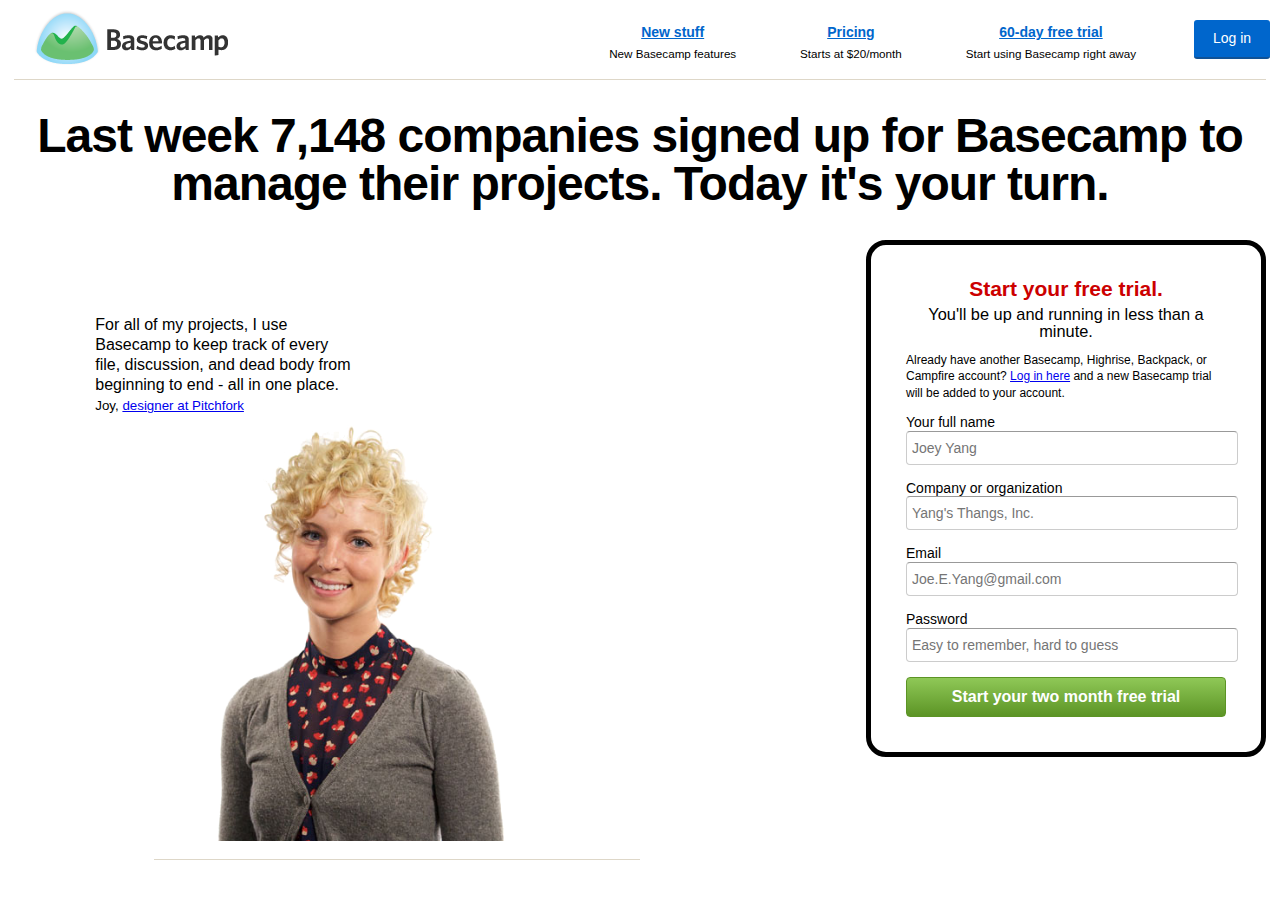
<file: basecamp/index.html>
<!DOCTYPE html>
<html>
  <head>
    <link rel="stylesheet" type="text/css" href="styles.css" />
  </head>
  <body>
    <div class="content">
      <header>
      <a href="/" class="logo">Basecamp</a>
        <nav>
          <ul>
            <li>
              <a href="http://basecamp.com/announcements">
                <strong>New stuff</strong>
                <sub>New Basecamp features</sub>
              </a>
            </li>
             <li>
                <a href="/pricing" >
                <strong>Pricing</strong>
                <sub>Starts at $20/month</sub>
                </a>
            </li>
            <li>
                <a href="/trial">
                <strong>60-day free trial</strong>
                <sub>Start using Basecamp right away</sub>
                </a>
            </li>
            <li >
                <a class="login-button" href="/">Log in
                </a>
            </li>
          </ul> 
        </nav>
      </header>
      <section class = "welcome">
        <h1>
        Last week 7,148 companies signed up for Basecamp to manage their projects. Today it's your turn.</h1> 
        <div class="hero">
          <div class="signup">
              <h2>Start your free trial.</h2>
              <h3>You'll be up and running in less than a minute.</h3>
              <p>
                Already have another Basecamp, Highrise, Backpack, or Campfire account?
                <a href="#" class="signin">Log in here</a>
                and a new Basecamp trial will be added to your account.
              </p>
              <section class="signup-form">
                <label>
                  <p>Your full name</p>
                  <input type="text" placeholder="Joey Yang">
                  <p>Company or organization</p>
                  <input type="text" placeholder="Yang's Thangs, Inc.">
                  <p>Email</p>
                  <input type="text" placeholder="Joe.E.Yang@gmail.com">
                  <p>Password</p>
                  <input type="text" placeholder="Easy to remember, hard to guess">
                  <input type="submit" class="button" value="Start your two month free trial">
                </label>
              </section>
            </div>
            <div class="joy">
              <blockquote>
                For all of my projects, I use Basecamp to keep track of every file, discussion, and dead body from beginning to end - all in one place.
                  <small>
                    Joy, <a href="http://pitchfork.com" target="_new">designer at Pitchfork</a>
                  </small>
              </blockquote>
              <figure>
                <img src="lady.png">
              </figure>
            </div>
        </div>
      </section>
    </div>     
  </body>
</html>
</file>
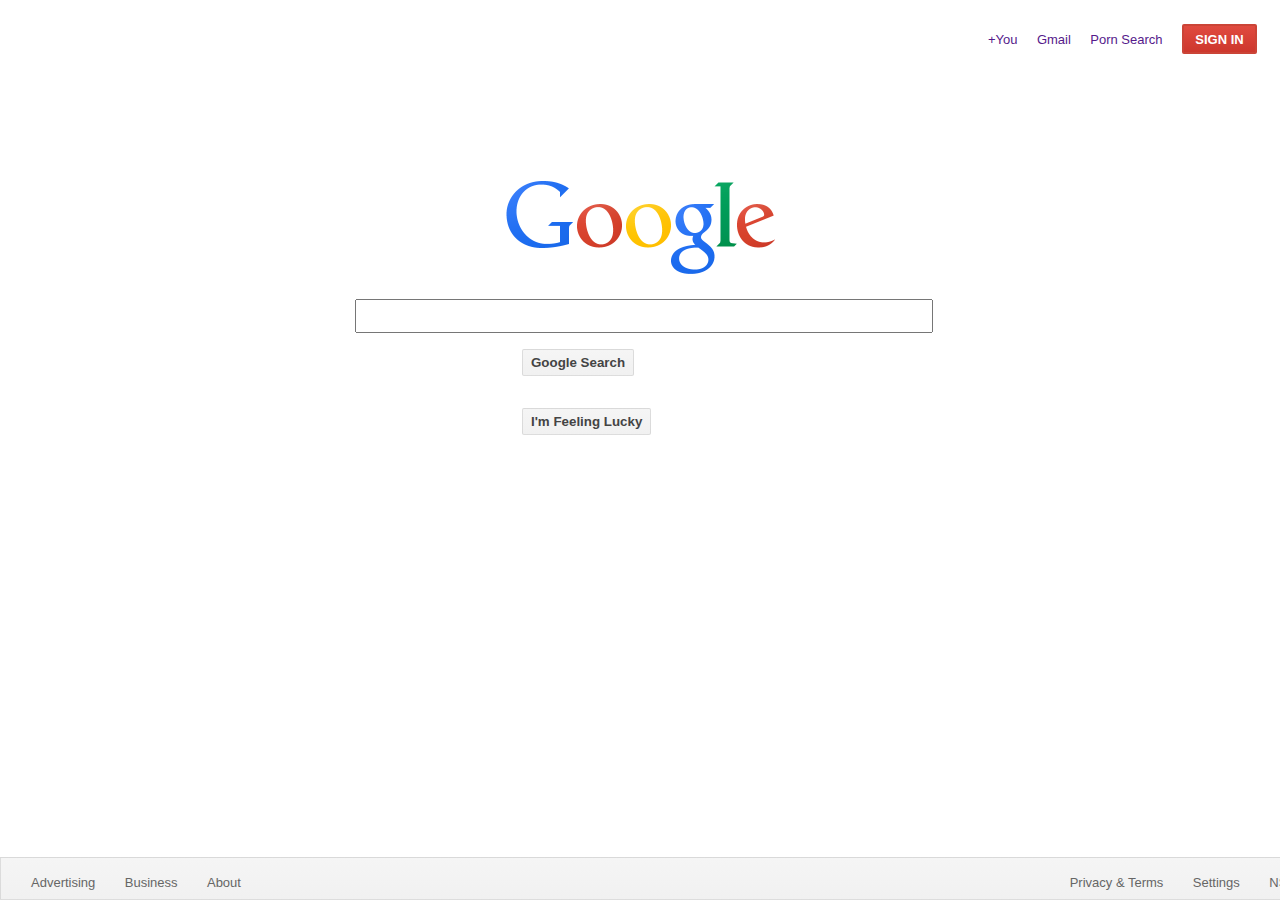
<file: google/index.html>
<!DOCTYPE html>
<html>
  <head>
    <link rel="stylesheet" type="text/css" href="styles.css" />
  </head>
  <body>
    <span class="header">
      <header> 
          <ul class="ul-header">
            <li class="li-header"><a href="">+You</a></li>
            <li class="li-header"><a href="">Gmail</a></li>
            <li class="li-header"><a href="">Porn Search</a></li>
            <button class= "sign-in">SIGN IN</button>
          </ul>
      </header>
    </span>
    <div class="logo">
      <img src="logo6w.png">
    </div>
    <div class="search-bar">
      <form>
        <input></input>
      </form>
    </div>
    <div class="search-buttons-wrapper">
      <div class="search-buttons">
        <button class="search">Google Search</button>
        <button class="search">I'm Feeling Lucky</button>
      </div>
    </div>
    <div class="footer">
      <footer>
        <span class="footer-left">
          <ul class="ul-footer">
            <li class="padded li-footer">Advertising</li>
            <li class="padded li-footer">Business</li>
            <li class="padded li-footer">About</li>
          </ul>
        </span>
        <span class="footer-right">
          <ul class="ul-footer">
            <li class="padded li-footer">Privacy & Terms</li>
            <li class="padded li-footer">Settings</li>
            <li class="padded li-footer">NSA</li>
          </ul>
        </span>
      </footer>
    </div>
  </body>   
</html>
</file>
<file: basecamp/styles.css>
body{
  color: #000;
  font-family: "Proxima Nova", "Helvetica Neue", helvetica, arial, sans-serif;
  font-size: 14px;
  line-height: 1.2em;
  margin: 0;
  padding: 0 1em 50px;
}

header{
  border-bottom: 1px solid #ded7c8;
  padding:0 0 10px 0;
}

a.logo{
  background: url(basecamp-logo.png) no-repeat center top;
  width: 194px;
  padding: 55px 0 0 0;
  margin: 10px 0 0 20px;
  display: inline-block;
  height: 0;
  overflow: hidden;
}
nav{
  position: absolute;
  right: 0;
  top: 10px;
  padding-right: 20px; 
}

nav ul{
  text-align: center;
  text-decoration: none;
}

li {
  color: #06C;
  display: inline-block;
  padding-right: 40px;
  margin-right: 20px;
}
strong{
  color: #06C;
  text-decoration: underline;
}
sub {
  text-decoration: none;
  color: black;
}

li a {
  text-decoration: none;
}

a.login-button {
  text-decoration: none;
  text-align: center;
  padding: 10px 15px;
  border-radius: 3px;
  background-color: #06C;
  border-bottom: 2px solid #105296;
  color: #fff;
  display: inline-block;
  font-size: 14px;
  font-weight: normal;
  top: 0;
  right: 0;
  width: 46px;
  margin: 10px 10px 0 10px;
  position: absolute;
}
li strong {
  display: block;
}

h1 {
  font-size: 48px;
  letter-spacing: -1px;
  line-height: 1em;
  text-align: center;
}
.signup{
border-radius: 20px;
box-sizing: border-box;
border: 5px solid black;
float: right;
padding: 2em 2.5em 2.5em;
max-width: 400px;
width: 55%;
}

h2 {
  color: #cc0000;
  text-align: center;
  margin: 8px;
}

h3 {
  margin: 8px;
  font-weight: normal;
  text-align: center;
}

div.signup > p {
  font-size: 12px;
}

input {
  background-color: white;
  border: 1px solid #CCC;
  border-top: 1px solid #999;
  font-size: 14px;
  padding: 8px 5px;
  vertical-align: middle;
  border-radius: 4px;
  width: 100%;
  margin-bottom: 15px;
}

input.button{
  background: -webkit-gradient(linear, left top, left bottom, from(#8fc857), to(#5c9425));
  border: 1px solid #5c9425;
  color: #fff;
  font-size: 16px;
  font-weight: bold;
  margin: 0;
  padding: 10px 30px;
}

label > p {
  margin: 0;
}

div.joy{
  bottom: 40px;
  display: inline-block;
  position: absolute;
  left: 12%;
  max-width: 100%;
  width: 38%;
  border-bottom: 1px solid #ded7c8;  

}

blockquote{
  bottom: 95%;
  font-size: 16px;
  line-height: 1.25em;
  margin-left: -12%;
  max-width: 260px;
  position: absolute;
  width: 85%;
}

div.joy img{
  width: 327px;
  height: auto;
}

div.hero {

}
</file>
<file: google/styles.css>
body {
  font-family: arial, sans-serif;/* rules go here */
}

header {

}
span.header{
  min-width: 980px;
  height: 60px;
  display: block;
}

ul.ul-header {
  float: right;
  list-style: none;
} 

li.li-header {
  font-size: 13px;
  display: inline;
  padding: 0 0 0 15px;
}

a {
  text-decoration: none;
}
a:hover {
  text-decoration: underline;
}
a:visited {
  text-decoration: none;
}

button.sign-in {
  width: 75px;
  height: 30px;
  font-weight: bold;
  color: white;
  font-size: 13px;
  background-image: -webkit-linear-gradient(top, rgb(224, 74, 63), rgb(205, 55, 45));
  border: 2px solid rgb(203, 68, 55);
  border-radius: 2px;
  padding: 12 12px;
  margin: 0 15px;
}

div.logo{
  min-width: 980px;
  position: relative;
  height: 231px;
}

/*img- abs position
left: 50%;
margin left= -half img width

container- relative position*/


img {
  position: absolute;
  left: 50%;
  margin: 0 0 0 -134.5px;
  width: 269px;
  height: 95px;
  display: block;
  padding: 112px 0 0 0;
}

div.search-bar {
  height: 34px;
}

form {
  position: relative;
}

input {
  position: absolute;
  left: 50%;
  height: 28px;
  width: 570px;
  margin: 0 0 0 -285px;
}

div.search-buttons-wrapper {
  position: relative;
  height: 96px;
  width: 100%;
}

div.search-buttons {
  position: absolute;
  left: 50%;
  margin: 0 0 0 -126px;
  width:252px;
}

button.search {
  color: rgb(68, 68, 68);
  font-weight: bold;
  background-image: -webkit-linear-gradient(top, rgb(245, 245, 245), rgb(241, 241, 241));
  height: 27px;
  padding: 0 8px;
  border: 1px solid rgba(0, 0, 0, 0.0980392);
  margin: 16px 8px;
  border-radius: 2px;
}

div.footer {
  color: rgb(102, 102, 102);
  background-image: -webkit-linear-gradient(top, rgb(245, 245, 245), rgb(241, 241, 241));
  border: 1px solid rgba(0, 0, 0, 0.0980392);
  position: absolute;
  bottom: 0px;
  left: 0px;
  width: 100%;
  height: 41px;
  min-width: 980px;
  padding: 0 30px;
}

footer {
  padding-top: 15px;
}

ul.ul-footer {
  padding: 15px 0 0 0;
  display: inline;
  list-style: none;
  margin: 15px 0 0 0;
}

li.li-footer {
  font-size: 13px;
  display: inline;
  padding-top: 15px;  
}


span.footer-left li {
  font-size: 13px;
  display: inline;
  padding-right: 25px;
}

span.footer-right {
  padding-right: 15px;
  float: right;
  display: inline;
}

span.footer-right li {
  padding-left: 25px;
}

/*
span.header{
  min-width: 980px;
  height: 60px;
  display: block;
}

ul.ul-header {
  float: right;
  list-style: none;
} 

li.li-header {
  font-size: 13px;
  display: inline;
  padding: 0 0 0 15px;
}*/
</file>
